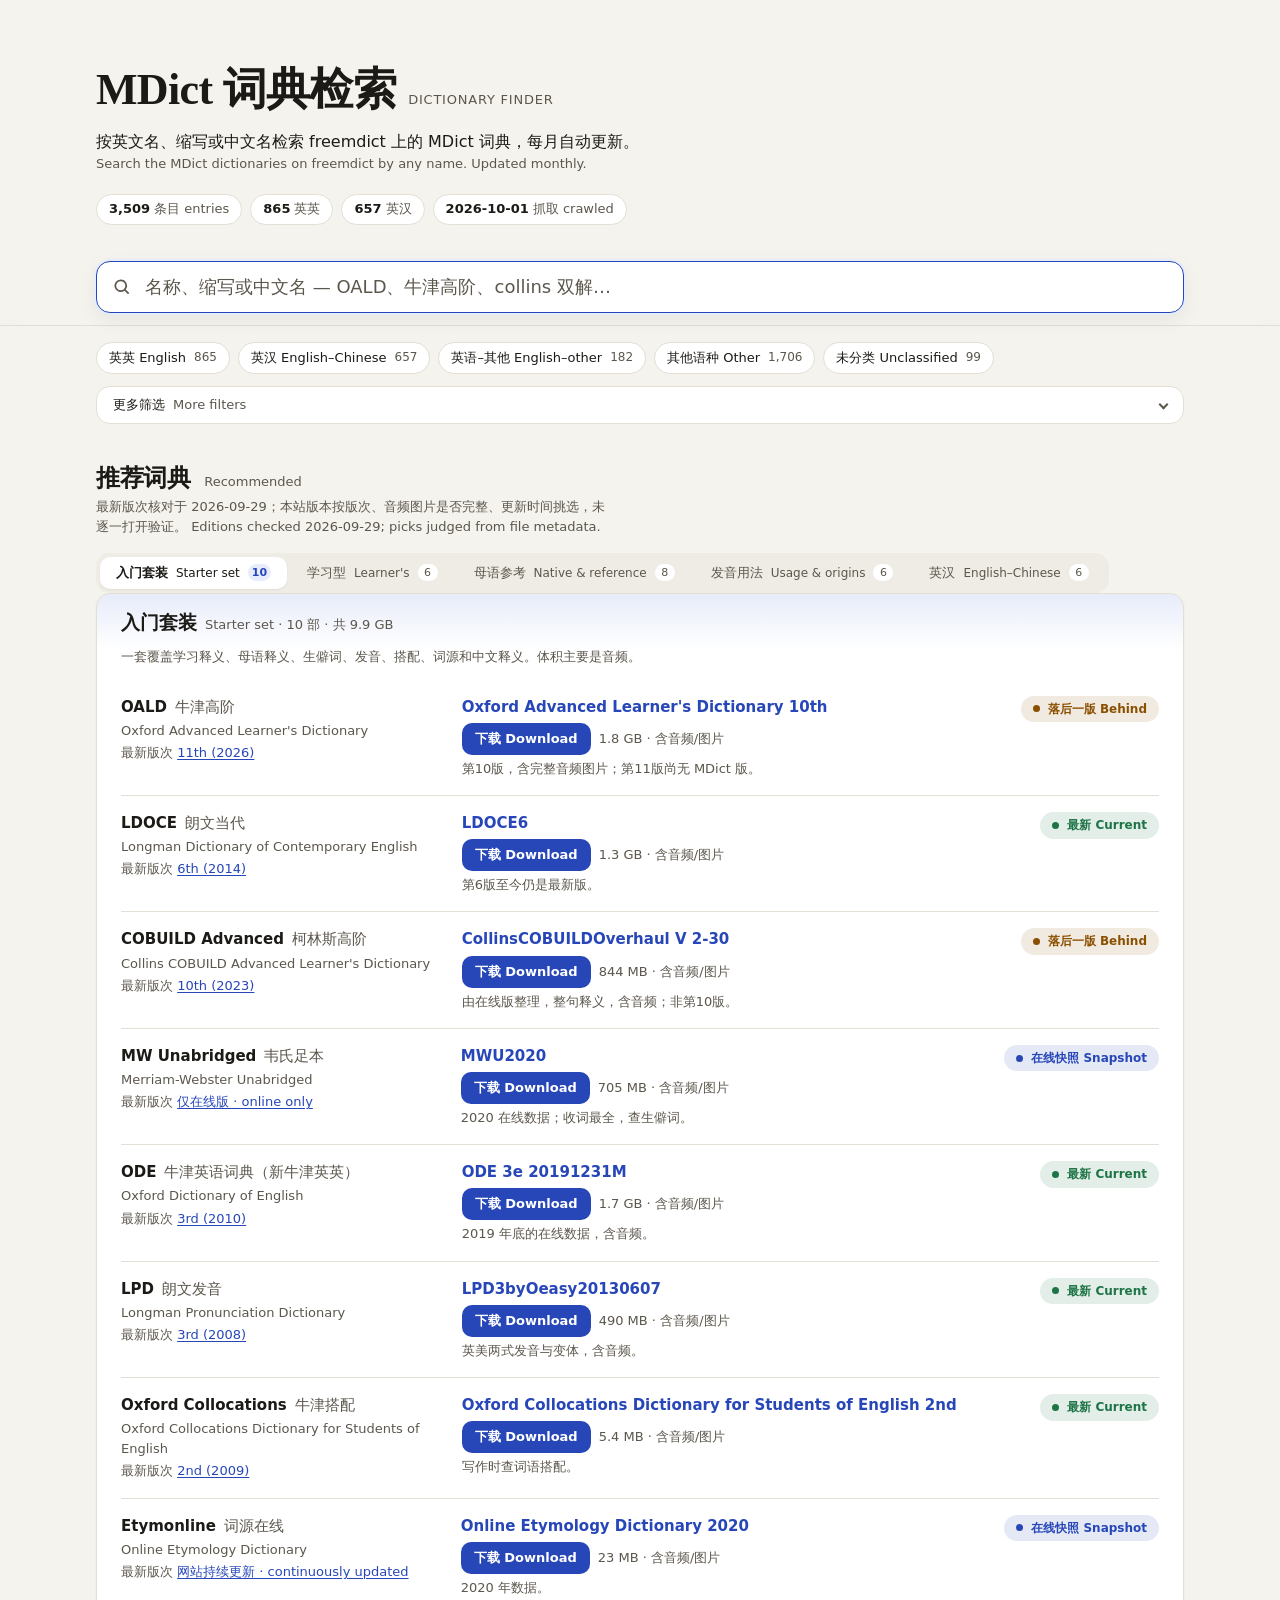
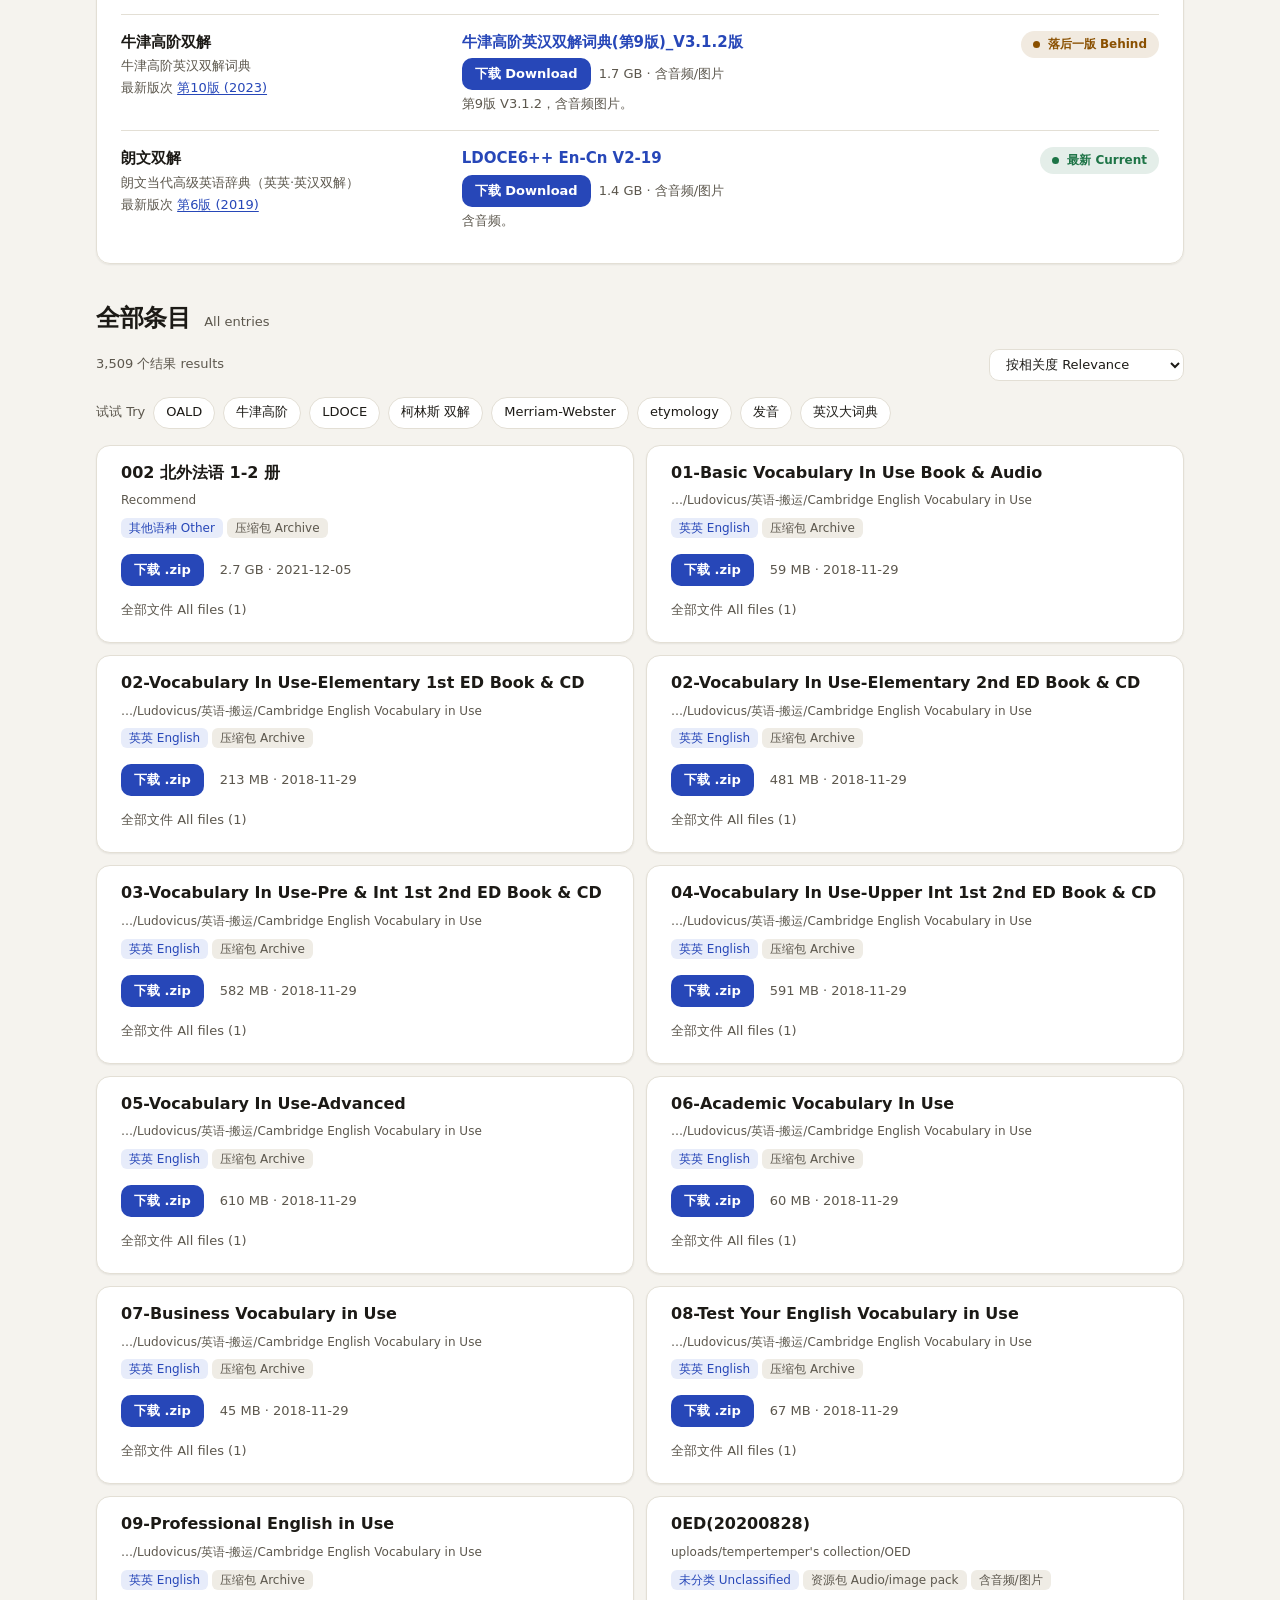
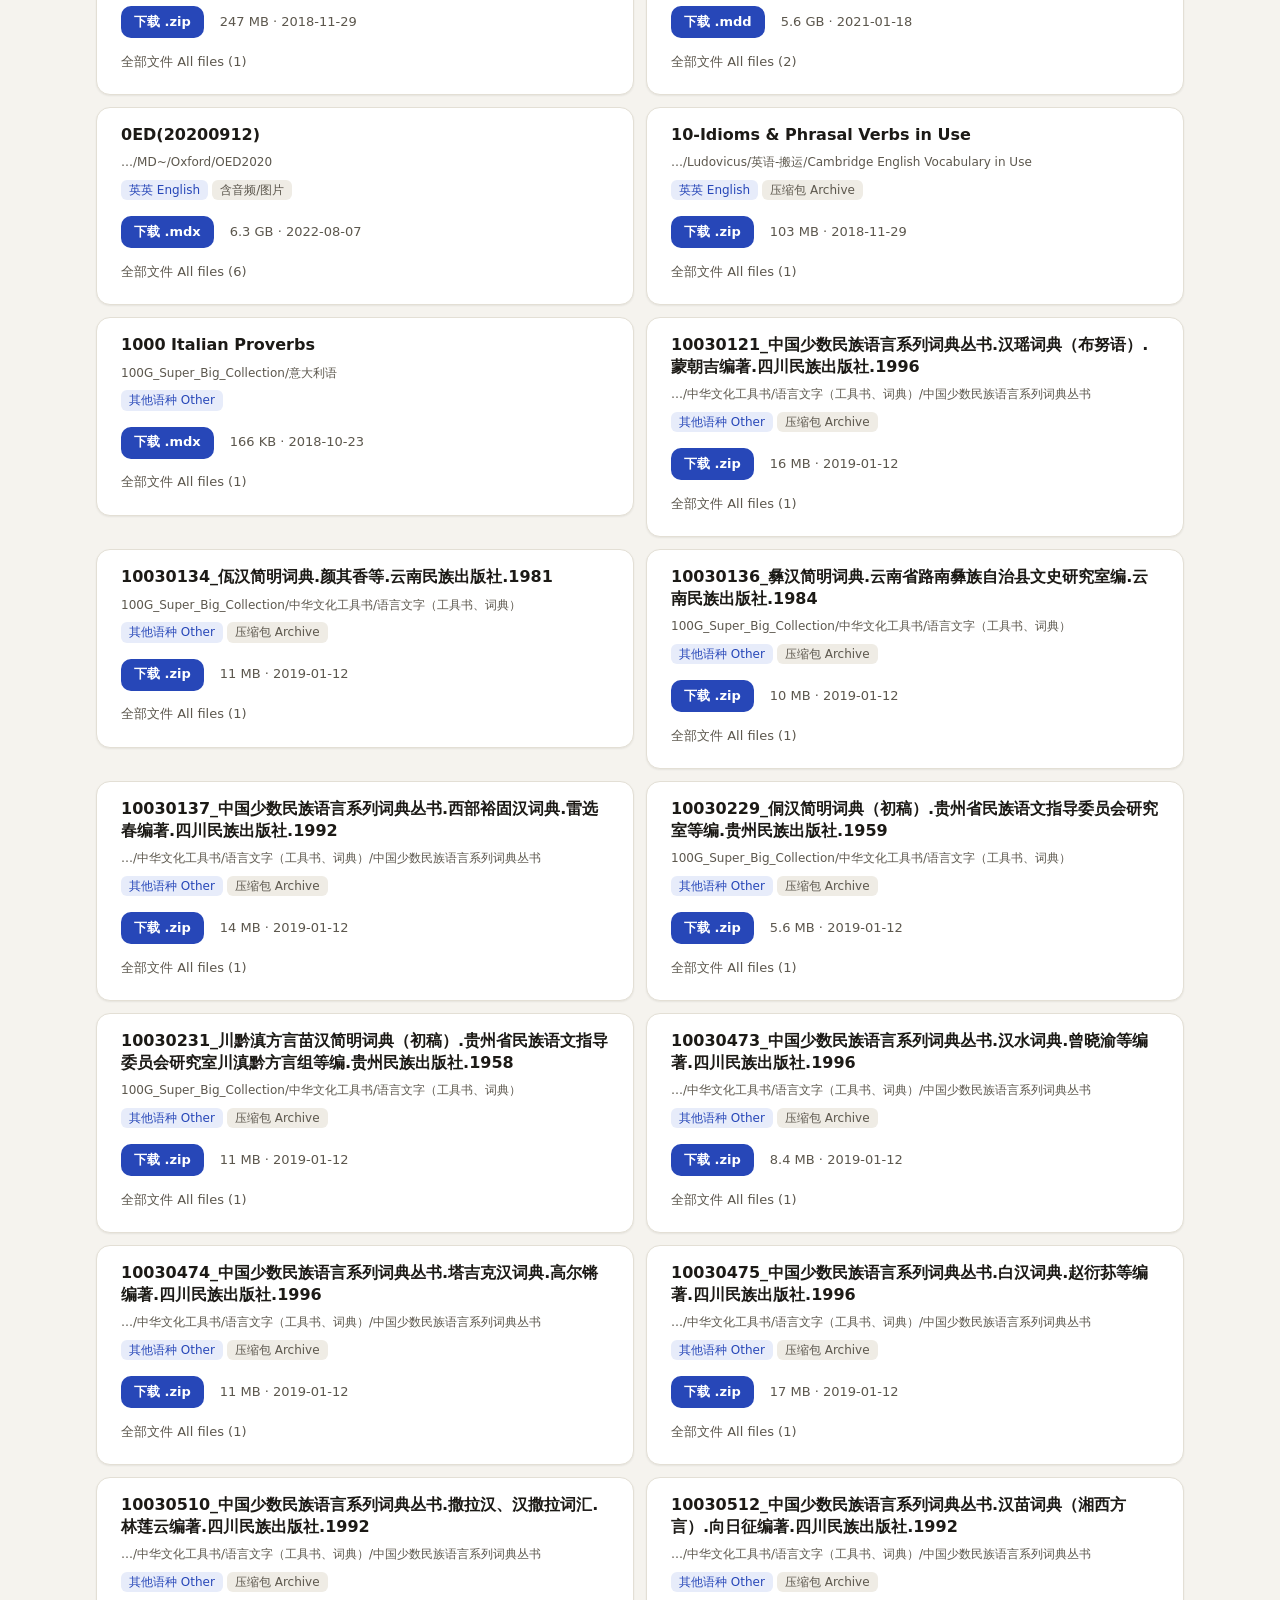
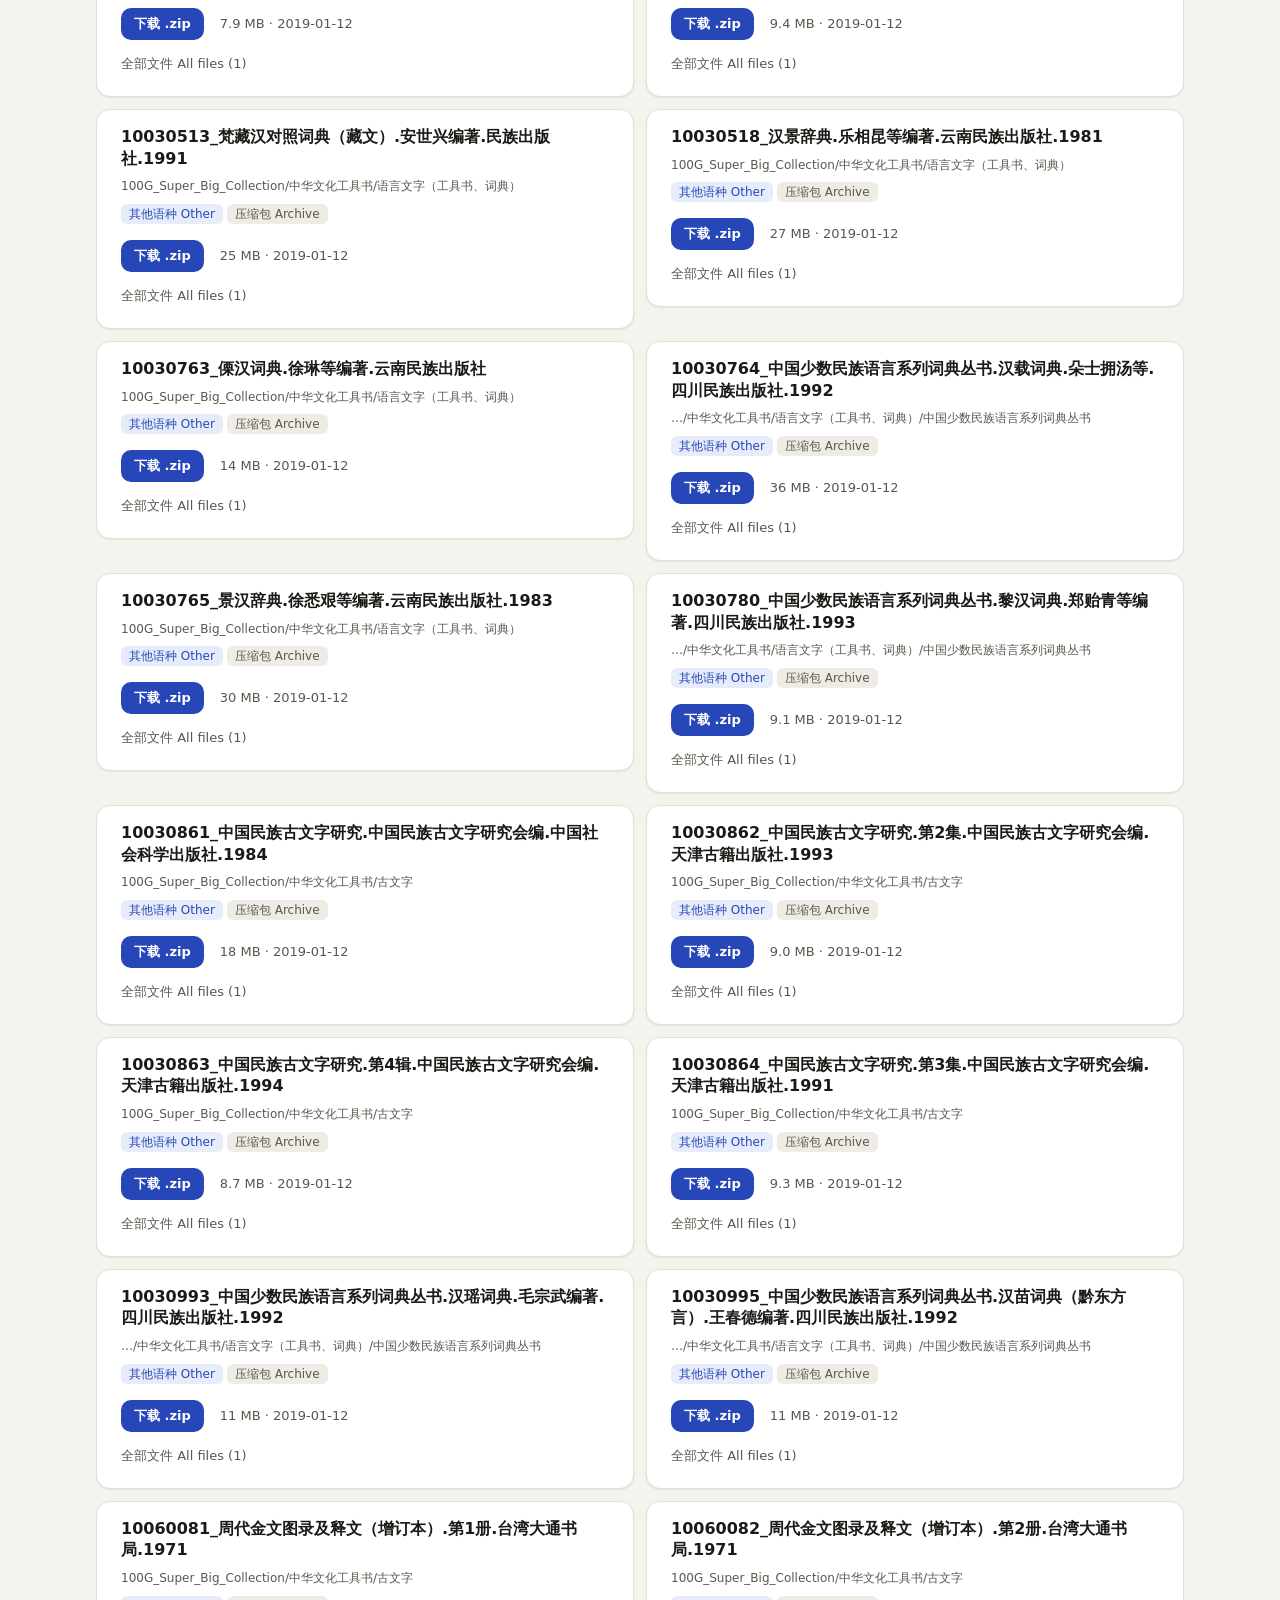
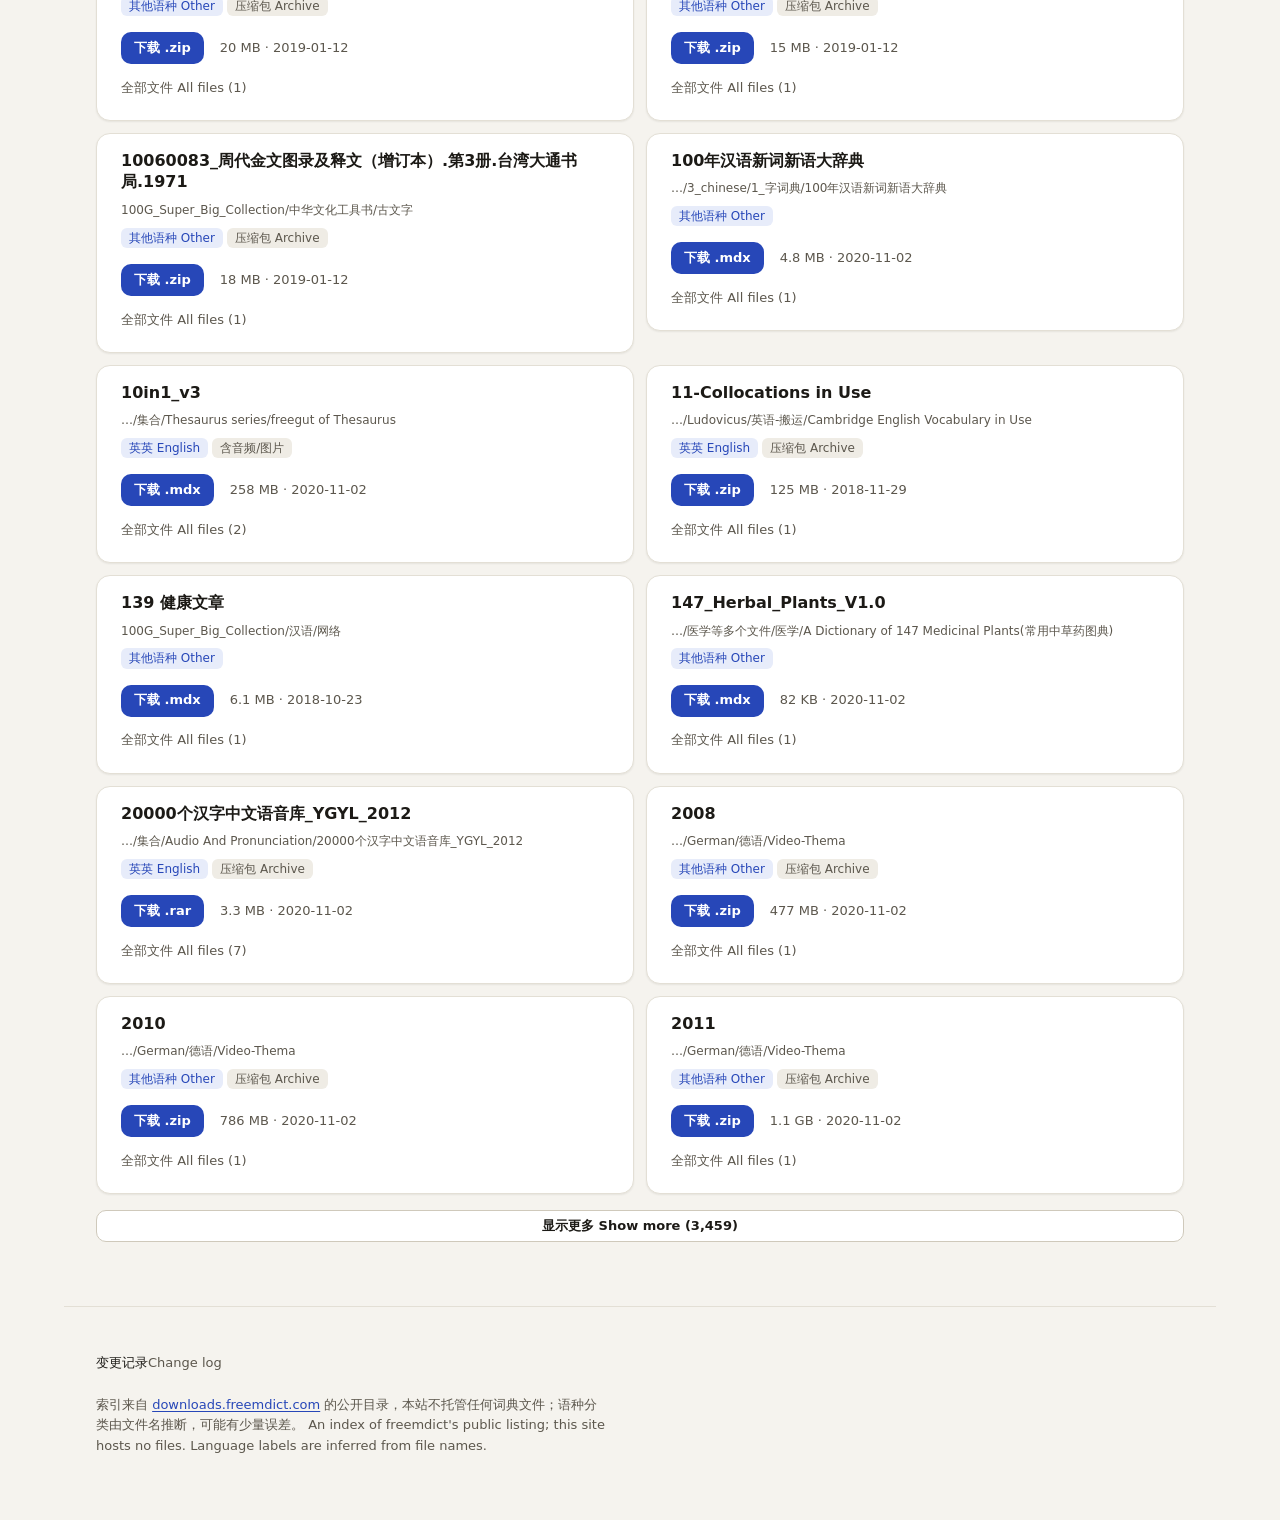
<file: site/index.html>
<!doctype html>
<html lang="zh-CN">
<head>
  <meta charset="utf-8">
  <meta name="viewport" content="width=device-width,initial-scale=1">
  <meta name="color-scheme" content="light dark">
  <meta name="description" content="Search the MDict dictionaries on downloads.freemdict.com by English name, Chinese name, or abbreviation.">
  <title>MDict 词典检索 · Dictionary Finder</title>
  <link rel="stylesheet" href="tokens.css">
  <link rel="stylesheet" href="style.css">
  <script type="module" src="app.js"></script>
</head>
<body>
  <header class="masthead">
    <div class="container masthead__inner">
      <h1 class="brand">
        <a href="./" id="home" class="brand__link" title="回到首页 Home">
          <span class="brand__title">MDict 词典检索</span>
          <span class="brand__sub">Dictionary Finder</span>
        </a>
      </h1>
      <p class="masthead__lede">
        按英文名、缩写或中文名检索 freemdict 上的 MDict 词典，每月自动更新。
        <span lang="en">Search the MDict dictionaries on freemdict by any name. Updated monthly.</span>
      </p>
      <ul class="stats" id="stats" aria-label="统计 Statistics">
        <li class="stats__item">正在加载索引… Loading index…</li>
      </ul>
    </div>
  </header>

  <div class="searchbar">
    <div class="container">
      <label class="visually-hidden" for="q">搜索词典 Search dictionaries</label>
      <div class="search">
        <svg class="search__icon" aria-hidden="true" viewBox="0 0 24 24"><path d="M10.5 3a7.5 7.5 0 0 1 5.96 12.05l4.25 4.24-1.42 1.42-4.24-4.25A7.5 7.5 0 1 1 10.5 3Zm0 2a5.5 5.5 0 1 0 0 11 5.5 5.5 0 0 0 0-11Z"/></svg>
        <input id="q" class="search__input" type="search" autocomplete="off" spellcheck="false" autofocus
               placeholder="名称、缩写或中文名 — OALD、牛津高阶、collins 双解…">
        <kbd class="search__hint" aria-hidden="true">/</kbd>
      </div>
    </div>
  </div>

  <div class="container filters">
    <div class="chips" role="group" aria-label="语种 Language" id="f-lang"></div>
    <details class="more" id="more-filters">
      <summary class="more__summary">
        更多筛选 <span lang="en">More filters</span>
        <span class="more__count" id="more-count" hidden></span>
      </summary>
      <div class="more__body">
        <div class="field">
          <span class="field__label">类型 Kind</span>
          <div class="chips" role="group" aria-label="类型 Kind" id="f-kind"></div>
        </div>
        <div class="field">
          <span class="field__label">品牌 Brand</span>
          <div class="chips" role="group" aria-label="品牌 Brand" id="f-brand"></div>
        </div>
        <label class="toggle">
          <input type="checkbox" id="f-res" class="toggle__input">
          仅显示含音频/图片 <span lang="en">With audio/images only</span>
        </label>
      </div>
    </details>
  </div>

  <main class="container main">
    <section id="rec" class="section" hidden aria-labelledby="rec-title">
      <header class="section__head">
        <h2 id="rec-title" class="section__title">推荐词典 <span class="section__sub">Recommended</span></h2>
        <p id="rec-meta" class="section__meta"></p>
      </header>
      <div id="rec-cards"></div>
    </section>

    <section id="rec-hits" class="section" hidden aria-label="推荐版本 Recommended picks"></section>

    <section class="section" aria-labelledby="count">
      <h2 id="all-title" class="section__title" hidden>全部条目 <span class="section__sub">All entries</span></h2>
      <div class="toolbar">
        <p id="count" class="toolbar__count" aria-live="polite"></p>
        <div class="toolbar__actions">
          <button type="button" id="to-rec" class="link-btn" hidden>★ 推荐词典 <span lang="en">Recommended</span></button>
          <button type="button" id="reset" class="link-btn" hidden>清除筛选 <span lang="en">Reset</span></button>
          <label class="select">
            <span class="visually-hidden">排序 Sort</span>
            <select id="sort" class="select__control">
              <option value="rel">按相关度 Relevance</option>
              <option value="name">按名称 Name</option>
              <option value="size">按体积 Size</option>
              <option value="date">按更新日期 Updated</option>
              <option value="new">按新收录 Newly tracked</option>
            </select>
          </label>
        </div>
      </div>
      <div id="suggest" class="suggest" hidden><span class="suggest__label">试试 Try</span></div>
      <ol id="results" class="entries"></ol>
      <button type="button" id="more" class="btn btn--ghost btn--block" hidden>显示更多 Show more</button>
      <noscript><p class="error">需要启用 JavaScript。JavaScript is required.</p></noscript>
    </section>
  </main>

  <footer class="container footer">
    <details class="changelog" id="changes">
      <summary class="changelog__summary">变更记录 <span lang="en">Change log</span></summary>
      <div id="changes-body" class="changelog__body"></div>
    </details>
    <p class="footer__note">
      索引来自 <a href="https://downloads.freemdict.com/" rel="noopener">downloads.freemdict.com</a> 的公开目录，本站不托管任何词典文件；语种分类由文件名推断，可能有少量误差。
      <span lang="en">An index of freemdict's public listing; this site hosts no files. Language labels are inferred from file names.</span>
    </p>
  </footer>
</body>
</html>
</file>
<file: site/tokens.css>
/* ==========================================================================
   Design tokens
   Every design value lives here, loaded before style.css. Rules in style.css
   reference tokens only; the only literals allowed outside token definitions
   are 0, 1, 1fr and 100% (enforced by tests/test_css_tokens.py).
   Layout is intrinsic (wrap, auto-fill grids, clamp()): there are no width
   breakpoints, because CSS cannot read tokens inside media conditions.
   ========================================================================== */
:root {
  color-scheme: light dark;

  /* Colour: light theme */
  --c-bg: #f5f3ee;
  --c-surface: #ffffff;
  --c-surface-sunken: #efece5;
  --c-border: #e3dfd5;
  --c-border-strong: #cfc9bb;
  --c-text: #1c1a16;
  --c-text-muted: #5c574d;
  --c-accent: #2747b8;
  --c-accent-hover: #1e3a99;
  --c-accent-soft: #e7ecfa;
  --c-on-accent: #ffffff;
  --c-ok: #1d7446;
  --c-warn: #8a5000;
  --c-info: #2747b8;
  --c-bad: #b3261e;
  --c-neutral: #5c574d;
  --c-shadow: rgb(28 24 14 / 0.07);

  /* Colour mixing */
  --tint: 12%;           /* status pill background strength */
  --bar-opacity: 86%;    /* sticky search bar background */
  --hover-tint: 5%;      /* hover wash on neutral surfaces */

  /* Typography */
  --font-sans: -apple-system, BlinkMacSystemFont, "Segoe UI", "PingFang SC", "Hiragino Sans GB",
               "Microsoft YaHei", "Noto Sans CJK SC", system-ui, sans-serif;
  --font-serif: "Iowan Old Style", "Palatino Linotype", Palatino, "Songti SC", "STSong",
                "Noto Serif CJK SC", Georgia, serif;
  --fs-2xs: 0.6875rem;
  --fs-xs: 0.75rem;
  --fs-sm: 0.8125rem;
  --fs-base: 0.9375rem;
  --fs-md: 1rem;
  --fs-lg: clamp(1.0625rem, 1rem + 0.3vw, 1.1875rem);
  --fs-xl: clamp(1.25rem, 1.1rem + 0.6vw, 1.5rem);
  --fs-2xl: clamp(1.875rem, 1.45rem + 1.8vw, 2.75rem);
  --fs-search: clamp(1rem, 0.95rem + 0.25vw, 1.125rem);
  --fw-regular: 400;
  --fw-medium: 500;
  --fw-semibold: 600;
  --fw-bold: 700;
  --lh-tight: 1.2;
  --lh-snug: 1.35;
  --lh-base: 1.55;
  --tracking-tight: -0.015em;
  --tracking-caps: 0.06em;
  --measure: 62ch;

  /* Space */
  --space-3xs: 0.125rem;
  --space-2xs: 0.25rem;
  --space-xs: 0.5rem;
  --space-sm: 0.75rem;
  --space-md: 1rem;
  --space-lg: 1.5rem;
  --space-xl: clamp(1.75rem, 1.4rem + 1.5vw, 2.5rem);
  --space-2xl: clamp(2.25rem, 1.6rem + 3vw, 4rem);
  --gutter: clamp(1rem, 0.55rem + 2.2vw, 2rem);

  /* Size */
  --container: 72rem;
  --search-height: 3.25rem;
  --icon: 1.25rem;
  --dot: 0.4375rem;
  --tap-min: 2rem;
  --tap-min-coarse: 2.75rem;
  --entry-min: 23rem;      /* result cards flow into columns above this width */
  --rec-col-dict: 12rem;   /* recommendation row cells wrap below these */
  --rec-col-best: 17rem;
  --rec-best-grow: 2;      /* the best-version cell takes twice the spare width */
  --status-width: 9.5rem;  /* fits the longest status pill, so row columns line up */
  --panel-fade: 3.5rem;    /* height of the starter panel's tinted header wash */

  /* Shape */
  --border: 1px;
  --radius-sm: 0.375rem;
  --radius-md: 0.625rem;
  --radius-lg: 0.875rem;
  --radius-pill: 999px;
  --ring: 2px;
  --ring-offset: 2px;
  --rotate-closed: 45deg;
  --rotate-open: -135deg;
  --shadow-sm: 0 1px 2px var(--c-shadow);
  --shadow-md: 0 1px 2px var(--c-shadow), 0 6px 20px var(--c-shadow);
  --bar-blur: 12px;
  --center: 50%;
  --center-shift: -50%;

  /* Motion and layers */
  --dur: 160ms;
  --ease: cubic-bezier(0.2, 0.7, 0.2, 1);
  --opacity-disabled: 0.42;
  --z-bar: 10;
}

@media (prefers-color-scheme: dark) {
  :root {
    --c-bg: #131210;
    --c-surface: #1c1b18;
    --c-surface-sunken: #252420;
    --c-border: #33312c;
    --c-border-strong: #4a473f;
    --c-text: #edebe5;
    --c-text-muted: #a8a397;
    --c-accent: #93aaff;
    --c-accent-hover: #b3c3ff;
    --c-accent-soft: #232b47;
    --c-on-accent: #10131f;
    --c-ok: #64d39a;
    --c-warn: #f1b760;
    --c-info: #93aaff;
    --c-bad: #ff8f85;
    --c-neutral: #a8a397;
    --c-shadow: rgb(0 0 0 / 0.3);
    --tint: 16%;
    --hover-tint: 8%;
  }
}

/* Touch screens get larger targets; no width breakpoint involved. */
@media (pointer: coarse) {
  :root { --tap-min: var(--tap-min-coarse); }
}

@media (prefers-reduced-motion: reduce) {
  :root { --dur: 0ms; }
}
</file>
<file: site/style.css>
/* Site styles. Every design value comes from the tokens in tokens.css, which
   index.html loads first; the only literals allowed here are 0, 1, 1fr and
   100% (enforced by tests/test_css_tokens.py). */

/* ==========================================================================
   Base
   ========================================================================== */
*, *::before, *::after { box-sizing: border-box; }
/* Author display rules (flex, grid) would otherwise override the hidden attribute. */
[hidden] { display: none !important; }

body {
  margin: 0;
  background: var(--c-bg);
  color: var(--c-text);
  font: var(--fw-regular) var(--fs-base) / var(--lh-base) var(--font-sans);
  -webkit-font-smoothing: antialiased;
  text-rendering: optimizeLegibility;
}
a { color: var(--c-accent); text-underline-offset: var(--space-3xs); }
a:hover { color: var(--c-accent-hover); }
:focus-visible { outline: var(--ring) solid var(--c-accent); outline-offset: var(--ring-offset); border-radius: var(--radius-sm); }
.visually-hidden {
  position: absolute; width: var(--border); height: var(--border);
  overflow: hidden; clip-path: inset(var(--center)); white-space: nowrap;
}
[lang="en"] { color: var(--c-text-muted); }

.container {
  width: 100%;
  max-width: var(--container);
  margin-inline: auto;
  padding-inline: var(--gutter);
}

/* ==========================================================================
   Masthead
   ========================================================================== */
.masthead { padding-block: var(--space-2xl) var(--space-lg); }
.masthead__inner { display: grid; grid-template-columns: minmax(0, 1fr); gap: var(--space-sm); }
.brand { margin: 0; }
.brand__link {
  display: inline-flex; flex-wrap: wrap; align-items: baseline; gap: var(--space-2xs) var(--space-sm);
  color: var(--c-text); text-decoration: none;
}
.brand__link:hover { color: var(--c-text); }
.brand__title {
  font-family: var(--font-serif); font-size: var(--fs-2xl); font-weight: var(--fw-bold);
  line-height: var(--lh-tight); letter-spacing: var(--tracking-tight);
}
.brand__sub {
  font-size: var(--fs-sm); font-weight: var(--fw-medium); color: var(--c-text-muted);
  text-transform: uppercase; letter-spacing: var(--tracking-caps);
}
.brand__link:hover .brand__sub { color: var(--c-accent); }
.masthead__lede { margin: 0; max-width: var(--measure); font-size: var(--fs-md); }
.masthead__lede [lang="en"] { display: block; font-size: var(--fs-sm); }

.stats {
  display: flex; flex-wrap: wrap; gap: var(--space-xs);
  margin: var(--space-xs) 0 0; padding: 0; list-style: none;
}
.stats__item {
  display: inline-flex; align-items: baseline; gap: var(--space-2xs);
  padding: var(--space-2xs) var(--space-sm);
  background: var(--c-surface); border: var(--border) solid var(--c-border); border-radius: var(--radius-pill);
  font-size: var(--fs-sm); color: var(--c-text-muted);
}
.stats__num { color: var(--c-text); font-weight: var(--fw-semibold); font-variant-numeric: tabular-nums; }

/* ==========================================================================
   Search bar
   ========================================================================== */
.searchbar {
  position: sticky; top: 0; z-index: var(--z-bar);
  padding-block: var(--space-sm);
  background: color-mix(in srgb, var(--c-bg) var(--bar-opacity), transparent);
  backdrop-filter: blur(var(--bar-blur));
  border-bottom: var(--border) solid var(--c-border);
}
.search { position: relative; }
.search__icon {
  position: absolute; inset-inline-start: var(--space-md); top: var(--center); translate: 0 var(--center-shift);
  width: var(--icon); height: var(--icon); fill: var(--c-text-muted); pointer-events: none;
}
.search__input {
  width: 100%; min-height: var(--search-height);
  padding-inline: calc(var(--space-md) + var(--icon) + var(--space-sm)) var(--space-xl);
  font: inherit; font-size: var(--fs-search); color: var(--c-text);
  background: var(--c-surface); border: var(--border) solid var(--c-border-strong); border-radius: var(--radius-lg);
  box-shadow: var(--shadow-sm);
  transition: border-color var(--dur) var(--ease), box-shadow var(--dur) var(--ease);
}
.search__input::placeholder { color: var(--c-text-muted); }
.search__input:focus { outline: none; border-color: var(--c-accent); box-shadow: 0 0 0 var(--ring) var(--c-accent-soft), var(--shadow-md); }
.search__hint {
  position: absolute; inset-inline-end: var(--space-md); top: var(--center); translate: 0 var(--center-shift);
  padding: 0 var(--space-xs); font: var(--fs-xs) var(--font-sans); color: var(--c-text-muted);
  border: var(--border) solid var(--c-border-strong); border-radius: var(--radius-sm); background: var(--c-surface-sunken);
}
.search__input:focus ~ .search__hint { display: none; }
@media (pointer: coarse) { .search__hint { display: none; } }

/* ==========================================================================
   Filters
   ========================================================================== */
.filters { display: grid; grid-template-columns: minmax(0, 1fr); gap: var(--space-sm); padding-block: var(--space-md) 0; }
.chips { display: flex; flex-wrap: wrap; gap: var(--space-xs); }

.chip {
  display: inline-flex; align-items: center; gap: var(--space-xs);
  min-height: var(--tap-min); padding-inline: var(--space-sm);
  font: inherit; font-size: var(--fs-sm); color: var(--c-text);
  background: var(--c-surface); border: var(--border) solid var(--c-border); border-radius: var(--radius-pill);
  cursor: pointer; transition: background var(--dur) var(--ease), border-color var(--dur) var(--ease);
}
.chip:hover { border-color: var(--c-border-strong); background: color-mix(in srgb, var(--c-text) var(--hover-tint), var(--c-surface)); }
.chip__n { color: var(--c-text-muted); font-size: var(--fs-xs); font-variant-numeric: tabular-nums; }
.chip[aria-pressed="true"] { background: var(--c-accent-soft); border-color: var(--c-accent); color: var(--c-accent); }
.chip[aria-pressed="true"] .chip__n { color: inherit; }
.chip:disabled { opacity: var(--opacity-disabled); cursor: default; }
.chip:disabled:hover { background: var(--c-surface); border-color: var(--c-border); }

.more { border: var(--border) solid var(--c-border); border-radius: var(--radius-lg); background: var(--c-surface); }
.more__summary {
  display: flex; align-items: center; gap: var(--space-xs);
  min-height: var(--tap-min); padding: var(--space-xs) var(--space-md);
  font-size: var(--fs-sm); font-weight: var(--fw-medium); cursor: pointer; list-style: none;
}
.more__summary::-webkit-details-marker { display: none; }
.more__summary::after {
  content: ""; width: var(--dot); height: var(--dot); margin-inline-start: auto;
  border-right: var(--ring) solid var(--c-text-muted); border-bottom: var(--ring) solid var(--c-text-muted);
  rotate: var(--rotate-closed); transition: rotate var(--dur) var(--ease);
}
.more[open] > .more__summary::after { rotate: var(--rotate-open); }
.more__count {
  min-width: var(--icon); padding-inline: var(--space-2xs); border-radius: var(--radius-pill);
  background: var(--c-accent); color: var(--c-on-accent); font-size: var(--fs-2xs); text-align: center;
}
.more__body { display: grid; grid-template-columns: minmax(0, 1fr); gap: var(--space-md); padding: 0 var(--space-md) var(--space-md); }
.field { display: grid; grid-template-columns: minmax(0, 1fr); gap: var(--space-xs); }
.field__label {
  font-size: var(--fs-2xs); font-weight: var(--fw-semibold); color: var(--c-text-muted);
  text-transform: uppercase; letter-spacing: var(--tracking-caps);
}
.toggle { display: inline-flex; align-items: center; gap: var(--space-xs); min-height: var(--tap-min); font-size: var(--fs-sm); cursor: pointer; }
.toggle__input { width: var(--space-md); height: var(--space-md); margin: 0; accent-color: var(--c-accent); }

/* ==========================================================================
   Sections, toolbar, buttons
   ========================================================================== */
.main { display: grid; grid-template-columns: minmax(0, 1fr); gap: var(--space-xl); padding-block: var(--space-xl) var(--space-2xl); }
.section { display: grid; grid-template-columns: minmax(0, 1fr); gap: var(--space-md); min-width: 0; scroll-margin-top: calc(var(--search-height) + var(--space-xl)); }
.section__head { display: grid; grid-template-columns: minmax(0, 1fr); gap: var(--space-2xs); }
.section__title {
  margin: 0; font-family: var(--font-serif); font-size: var(--fs-xl); font-weight: var(--fw-bold);
  line-height: var(--lh-tight); letter-spacing: var(--tracking-tight);
}
.section__sub {
  margin-inline-start: var(--space-xs); font-family: var(--font-sans); font-size: var(--fs-sm);
  font-weight: var(--fw-medium); color: var(--c-text-muted); letter-spacing: 0;
}
.section__meta { margin: 0; max-width: var(--measure); font-size: var(--fs-sm); color: var(--c-text-muted); }

.toolbar { display: flex; flex-wrap: wrap; align-items: center; justify-content: space-between; gap: var(--space-xs) var(--space-md); }
.toolbar__count { margin: 0; font-size: var(--fs-sm); color: var(--c-text-muted); font-variant-numeric: tabular-nums; }
.toolbar__actions { display: flex; flex-wrap: wrap; align-items: center; gap: var(--space-xs) var(--space-md); }

.select__control {
  min-height: var(--tap-min); padding-inline: var(--space-sm);
  font: inherit; font-size: var(--fs-sm); color: var(--c-text);
  background: var(--c-surface); border: var(--border) solid var(--c-border); border-radius: var(--radius-md);
}

.link-btn {
  display: inline-flex; align-items: center; gap: var(--space-2xs); min-height: var(--tap-min); padding: 0;
  font: inherit; font-size: var(--fs-sm); font-weight: var(--fw-medium); color: var(--c-accent);
  background: none; border: 0; cursor: pointer;
}
.link-btn:hover { color: var(--c-accent-hover); text-decoration: underline; }
.link-btn [lang="en"] { color: inherit; }

.btn {
  display: inline-flex; align-items: center; justify-content: center; gap: var(--space-2xs);
  min-height: var(--tap-min); padding-inline: var(--space-md);
  font: inherit; font-size: var(--fs-sm); font-weight: var(--fw-semibold); text-decoration: none;
  border: var(--border) solid transparent; border-radius: var(--radius-md); cursor: pointer;
  transition: background var(--dur) var(--ease), border-color var(--dur) var(--ease);
}
.btn--primary { background: var(--c-accent); color: var(--c-on-accent); }
.btn--primary:hover { background: var(--c-accent-hover); color: var(--c-on-accent); }
.btn--ghost { background: var(--c-surface); color: var(--c-text); border-color: var(--c-border-strong); }
.btn--ghost:hover { background: color-mix(in srgb, var(--c-text) var(--hover-tint), var(--c-surface)); color: var(--c-text); }
.btn--sm { padding-inline: var(--space-sm); }
.btn--block { width: 100%; }

.suggest { display: flex; flex-wrap: wrap; align-items: center; gap: var(--space-xs); }
.suggest__label { font-size: var(--fs-sm); color: var(--c-text-muted); }
.error { color: var(--c-bad); }

/* ==========================================================================
   Tags and status pills
   ========================================================================== */
.tags { display: flex; flex-wrap: wrap; gap: var(--space-2xs); }
.tag {
  display: inline-flex; align-items: center; padding: var(--space-3xs) var(--space-xs);
  font-size: var(--fs-xs); line-height: var(--lh-snug); color: var(--c-text-muted);
  background: var(--c-surface-sunken); border-radius: var(--radius-sm);
}
.tag--lang { color: var(--c-accent); background: var(--c-accent-soft); }
.tag--rec { color: var(--c-on-accent); background: var(--c-accent); font-weight: var(--fw-semibold); }
.tag--new { color: var(--c-ok); background: color-mix(in srgb, var(--c-ok) var(--tint), var(--c-surface)); }

.status {
  display: inline-flex; align-items: center; gap: var(--space-xs); white-space: nowrap;
  padding: var(--space-2xs) var(--space-sm); border-radius: var(--radius-pill);
  font-size: var(--fs-xs); font-weight: var(--fw-semibold);
  color: var(--status); background: color-mix(in srgb, var(--status) var(--tint), var(--c-surface));
}
.status::before { content: ""; width: var(--dot); height: var(--dot); border-radius: var(--radius-pill); background: currentColor; }
.status--current { --status: var(--c-ok); }
.status--behind { --status: var(--c-warn); }
.status--snapshot { --status: var(--c-info); }
.status--final, .status--unclear { --status: var(--c-neutral); }
.status--missing { --status: var(--c-bad); }

/* ==========================================================================
   Recommendation tabs and rows
   ========================================================================== */
.tabs {
  display: flex; gap: var(--space-2xs); width: fit-content; max-width: 100%;
  padding: var(--space-2xs); overflow-x: auto; scrollbar-width: none;
  background: var(--c-surface-sunken); border-radius: var(--radius-lg);
}
.tabs::-webkit-scrollbar { display: none; }
.tab {
  display: inline-flex; flex: none; align-items: center; gap: var(--space-xs);
  min-height: var(--tap-min); padding-inline: var(--space-md);
  font: inherit; font-size: var(--fs-sm); font-weight: var(--fw-medium); color: var(--c-text-muted);
  background: transparent; border: 0; border-radius: var(--radius-md); cursor: pointer;
  transition: background var(--dur) var(--ease), color var(--dur) var(--ease);
}
.tab:hover { color: var(--c-text); }
.tab__en { font-size: var(--fs-xs); font-weight: var(--fw-regular); }
.tab__n {
  min-width: var(--icon); padding-inline: var(--space-2xs); border-radius: var(--radius-pill);
  font-size: var(--fs-2xs); text-align: center; font-variant-numeric: tabular-nums;
  background: var(--c-surface); color: var(--c-text-muted);
}
.tab[aria-selected="true"] { background: var(--c-surface); color: var(--c-text); font-weight: var(--fw-semibold); box-shadow: var(--shadow-sm); }
.tab[aria-selected="true"] .tab__n { background: var(--c-accent-soft); color: var(--c-accent); }

.panel {
  display: grid; grid-template-columns: minmax(0, 1fr); gap: var(--space-sm); min-width: 0;
  padding: var(--space-md) var(--space-lg);
  background: var(--c-surface); border: var(--border) solid var(--c-border); border-radius: var(--radius-lg);
  box-shadow: var(--shadow-sm);
}
.panel--starter { background: linear-gradient(var(--c-accent-soft), var(--c-surface) var(--panel-fade)); }
.panel--hits { border-color: var(--c-accent); box-shadow: var(--shadow-md); }
.panel__head { display: grid; grid-template-columns: minmax(0, 1fr); gap: var(--space-2xs); }
.panel__title { margin: 0; font-size: var(--fs-lg); font-weight: var(--fw-semibold); line-height: var(--lh-snug); }
.panel__sub { margin-inline-start: var(--space-xs); font-size: var(--fs-sm); font-weight: var(--fw-regular); color: var(--c-text-muted); }
.panel__note { margin: 0; font-size: var(--fs-sm); color: var(--c-text-muted); }

.rec-list { margin: 0; padding: 0; list-style: none; }
.rec-row {
  display: flex; flex-wrap: wrap; align-items: flex-start; gap: var(--space-xs) var(--space-lg);
  padding-block: var(--space-md); border-top: var(--border) solid var(--c-border);
}
.rec-row:first-child { border-top: 0; }
.rec-row__dict { flex: 1 1 var(--rec-col-dict); display: grid; grid-template-columns: minmax(0, 1fr); gap: var(--space-3xs); min-width: 0; }
.rec-row__best { flex: var(--rec-best-grow) 1 var(--rec-col-best); display: grid; grid-template-columns: minmax(0, 1fr); gap: var(--space-2xs); min-width: 0; }
.rec-row__status { flex: 0 0 var(--status-width); display: flex; justify-content: flex-end; }
.rec-row__name { font-weight: var(--fw-semibold); }
.rec-row__zh { margin-inline-start: var(--space-xs); color: var(--c-text-muted); font-weight: var(--fw-regular); }
.rec-row__full, .rec-row__latest, .rec-row__note { font-size: var(--fs-sm); color: var(--c-text-muted); }
.rec-row__find {
  padding: 0; font: inherit; font-weight: var(--fw-semibold); text-align: start; overflow-wrap: anywhere;
  color: var(--c-accent); background: none; border: 0; cursor: pointer;
}
.rec-row__find:hover { color: var(--c-accent-hover); text-decoration: underline; }
.rec-row__sub { display: flex; flex-wrap: wrap; align-items: center; gap: var(--space-xs); font-size: var(--fs-sm); color: var(--c-text-muted); }

/* ==========================================================================
   Result entries
   ========================================================================== */
.entries {
  display: grid; gap: var(--space-sm);
  grid-template-columns: repeat(auto-fill, minmax(min(100%, var(--entry-min)), 1fr));
  align-items: start; /* opening one card's file list must not stretch its neighbour */
  margin: 0; padding: 0; list-style: none;
}
.entry {
  display: flex; flex-direction: column; gap: var(--space-xs); min-width: 0;
  padding: var(--space-md) var(--space-lg);
  background: var(--c-surface); border: var(--border) solid var(--c-border); border-radius: var(--radius-lg);
  box-shadow: var(--shadow-sm); transition: box-shadow var(--dur) var(--ease), border-color var(--dur) var(--ease);
}
.entry:hover { border-color: var(--c-border-strong); box-shadow: var(--shadow-md); }
.entry__title { margin: 0; font-size: var(--fs-md); font-weight: var(--fw-semibold); line-height: var(--lh-snug); overflow-wrap: anywhere; }
.entry__path { margin: 0; font-size: var(--fs-xs); color: var(--c-text-muted); overflow-wrap: anywhere; }
.entry__foot {
  display: flex; flex-wrap: wrap; align-items: center; gap: var(--space-xs) var(--space-md);
  margin-top: auto; padding-top: var(--space-xs);
}
.entry__meta { font-size: var(--fs-sm); color: var(--c-text-muted); font-variant-numeric: tabular-nums; }

.files { font-size: var(--fs-sm); }
.files__summary { display: flex; align-items: center; min-height: var(--tap-min); color: var(--c-text-muted); cursor: pointer; }
.files__summary:hover { color: var(--c-text); }
.files__loc { display: grid; grid-template-columns: minmax(0, 1fr); gap: var(--space-2xs); margin-top: var(--space-xs); padding-inline-start: var(--space-sm); border-inline-start: var(--ring) solid var(--c-border); }
.files__folder { color: var(--c-text-muted); overflow-wrap: anywhere; }
.files__list { display: grid; grid-template-columns: minmax(0, 1fr); gap: var(--space-3xs); margin: 0; padding: 0; list-style: none; }
.files__item { display: flex; justify-content: space-between; gap: var(--space-sm); }
.files__item a { min-width: 0; overflow-wrap: anywhere; }
.files__size { flex: none; color: var(--c-text-muted); font-variant-numeric: tabular-nums; }

/* ==========================================================================
   Footer
   ========================================================================== */
.footer {
  display: grid; grid-template-columns: minmax(0, 1fr); gap: var(--space-md);
  padding-block: var(--space-xl) var(--space-2xl);
  border-top: var(--border) solid var(--c-border);
  font-size: var(--fs-sm); color: var(--c-text-muted);
}
.footer__note { margin: 0; max-width: var(--measure); }
.changelog__summary { display: flex; align-items: center; min-height: var(--tap-min); font-weight: var(--fw-medium); color: var(--c-text); cursor: pointer; }
.changelog__body { display: grid; grid-template-columns: minmax(0, 1fr); gap: var(--space-sm); padding-top: var(--space-xs); }
.change__title { font-weight: var(--fw-semibold); color: var(--c-text); font-variant-numeric: tabular-nums; }
.change__list { margin: var(--space-2xs) 0 0; padding-inline-start: var(--space-lg); }
</file>
